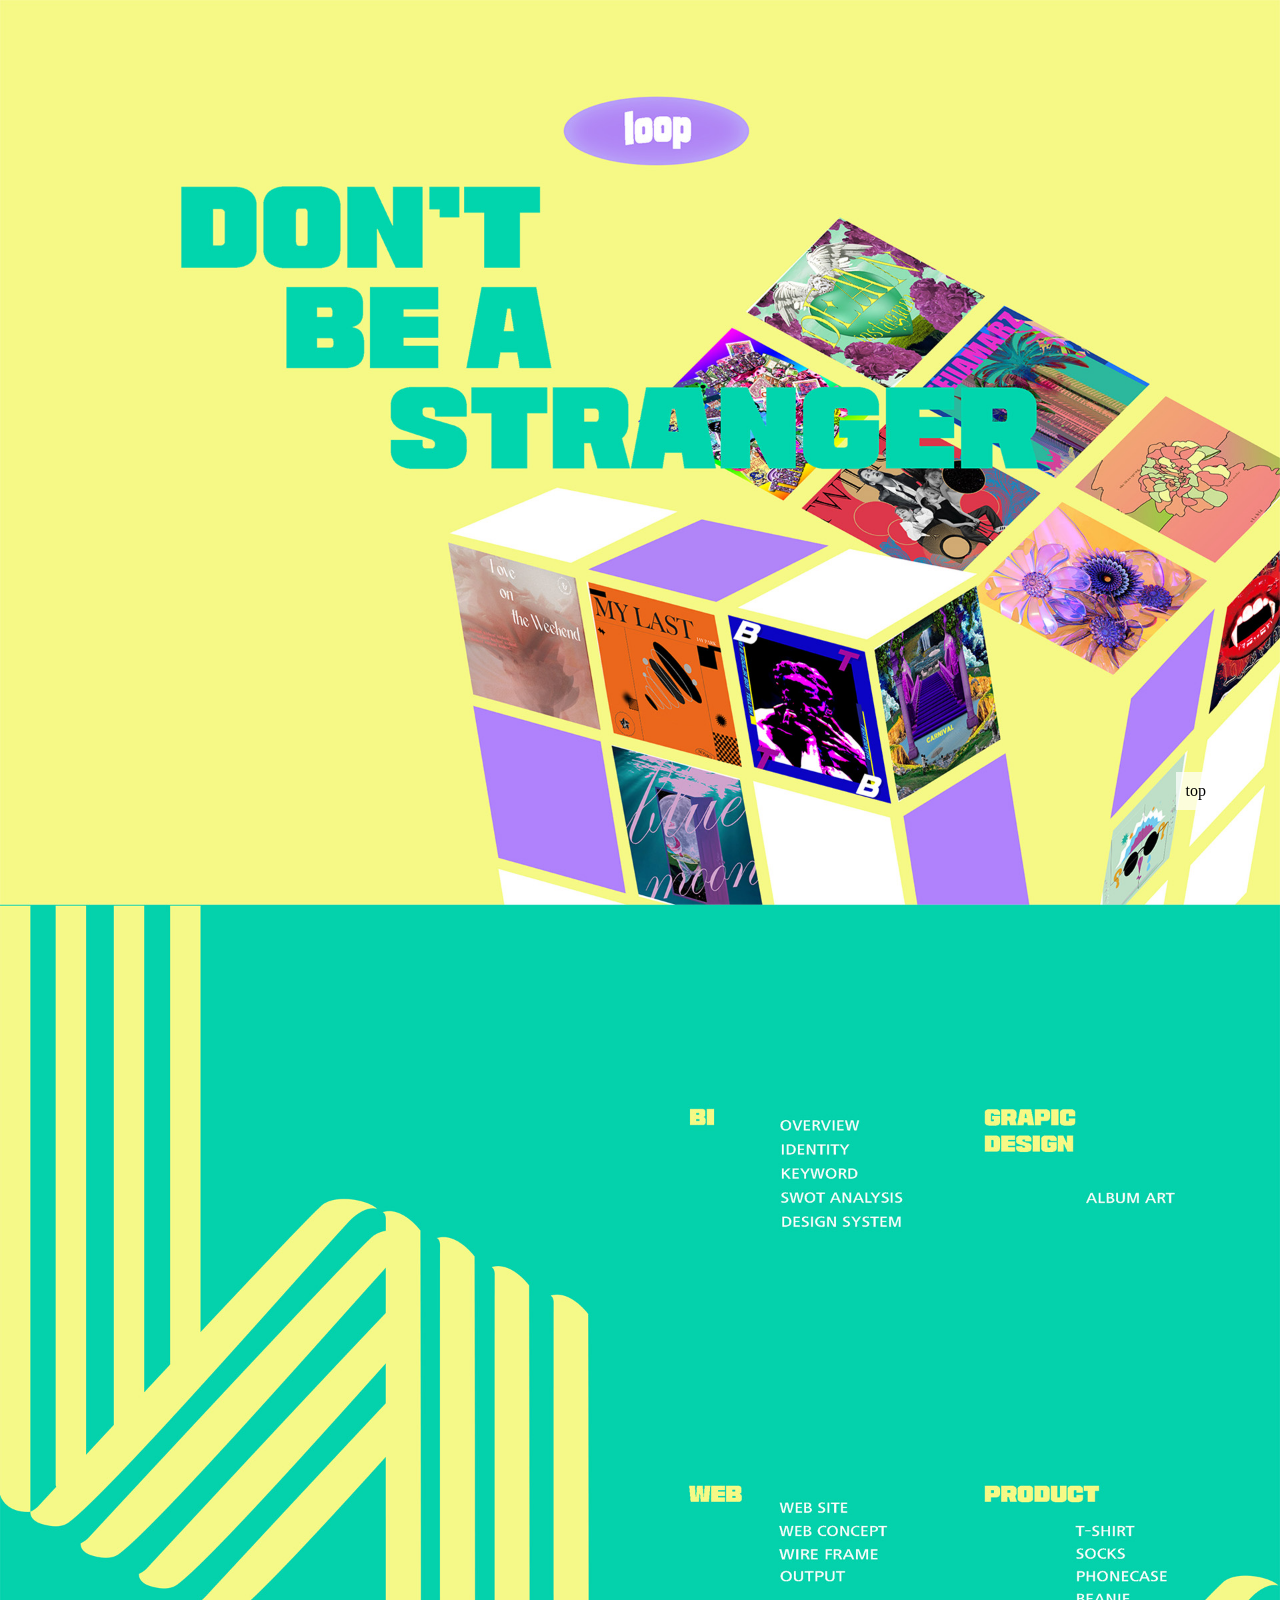
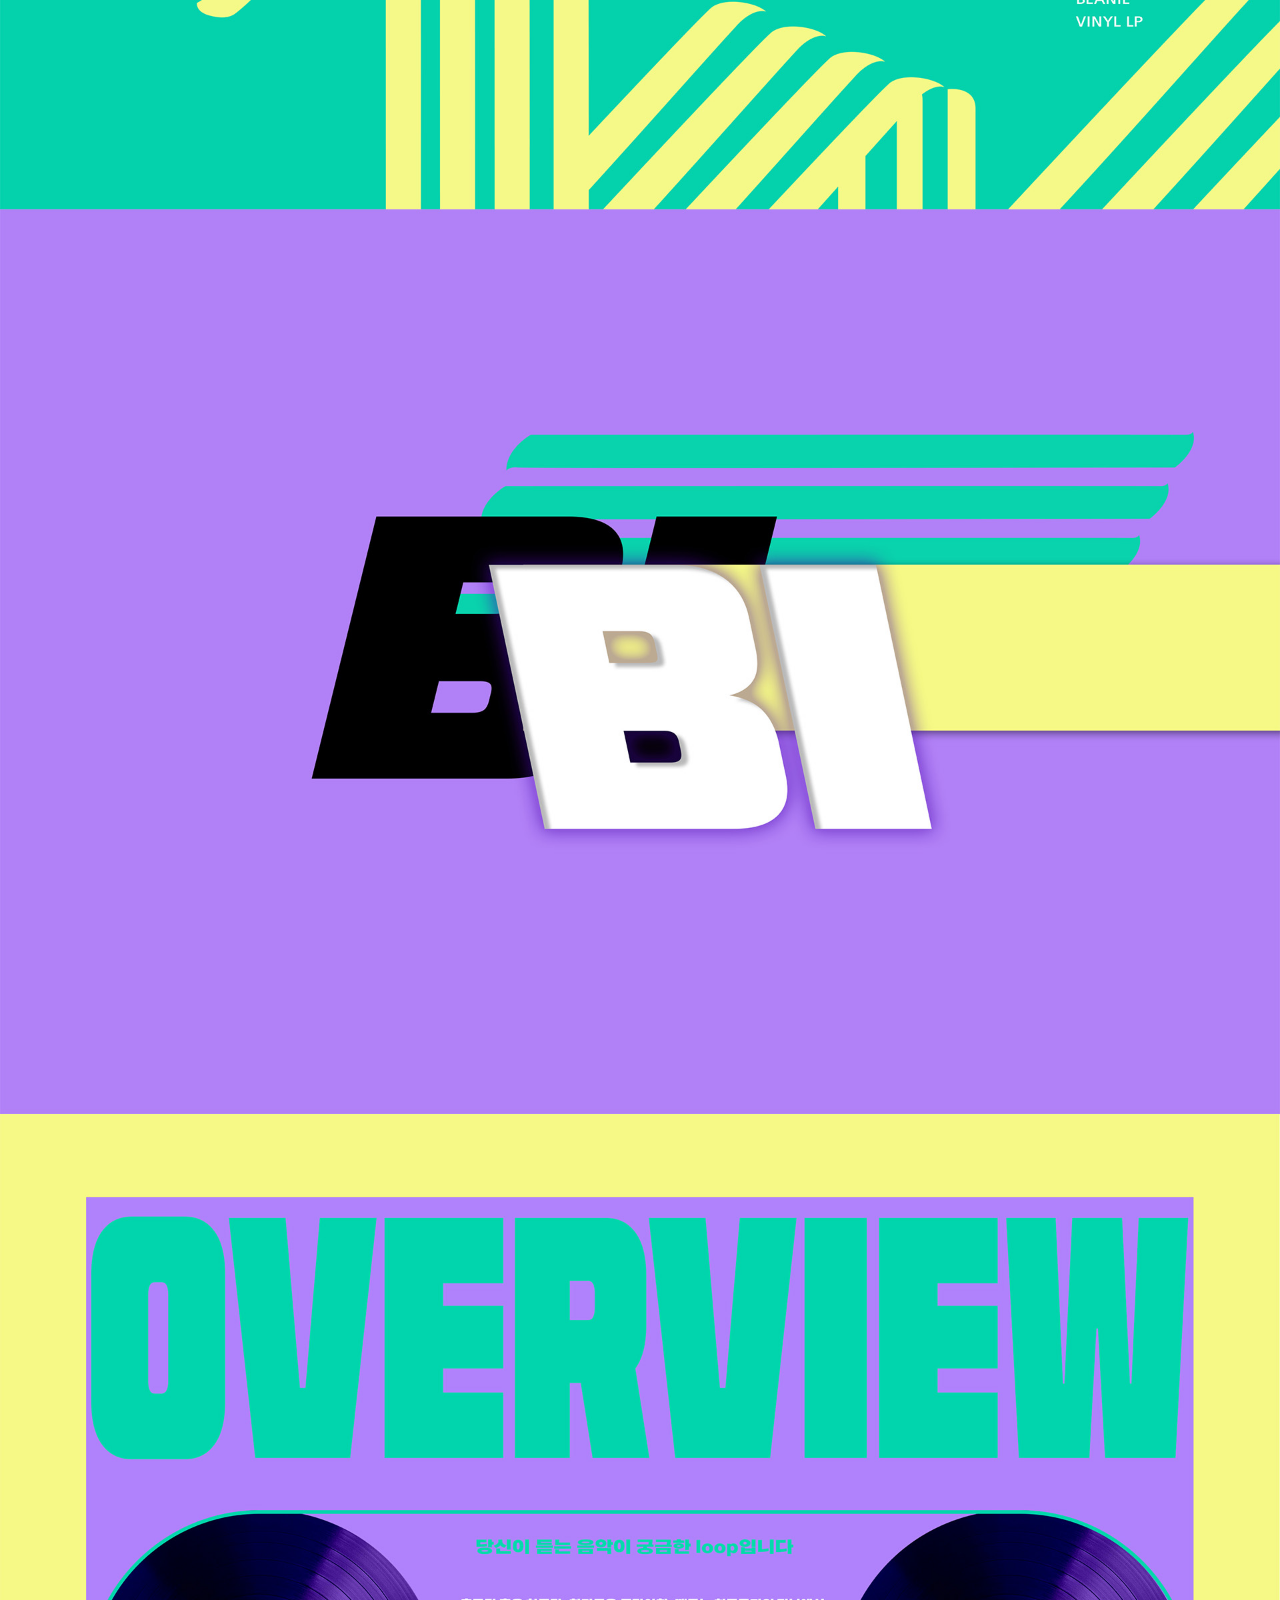
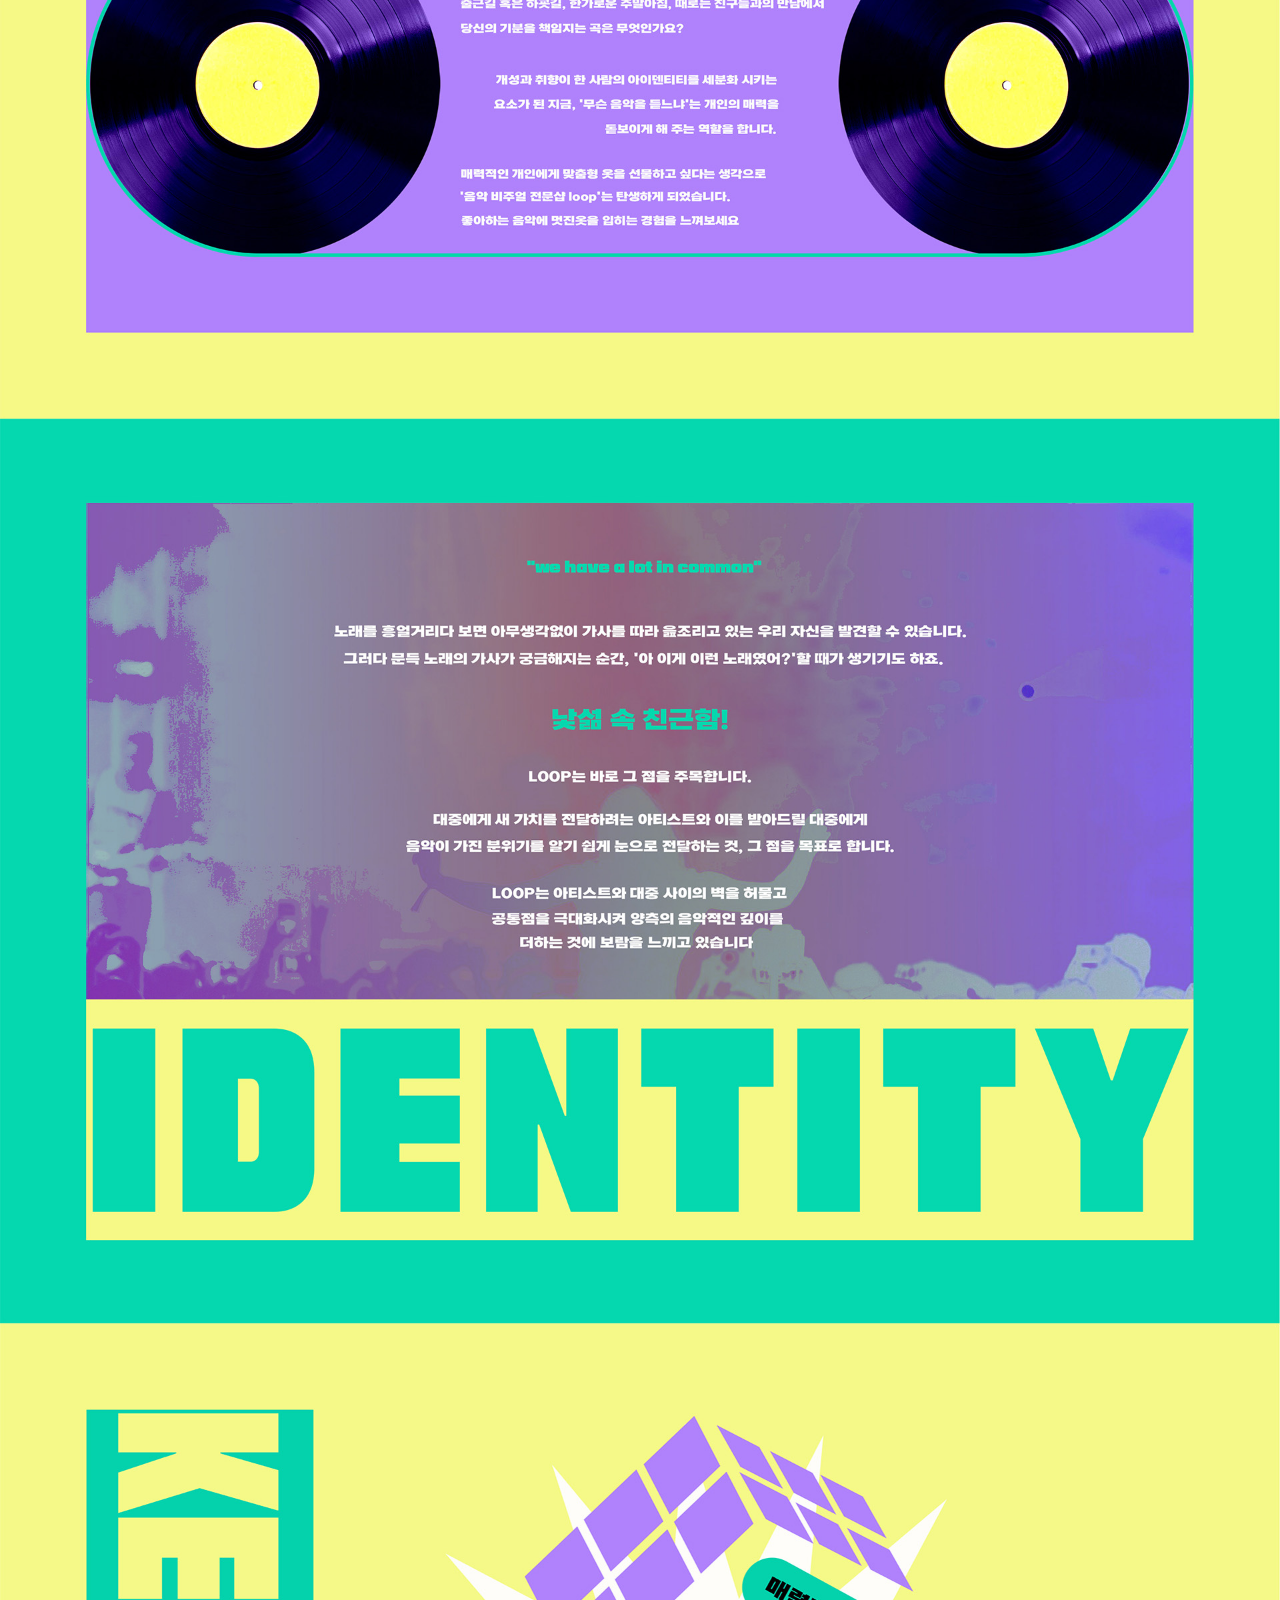
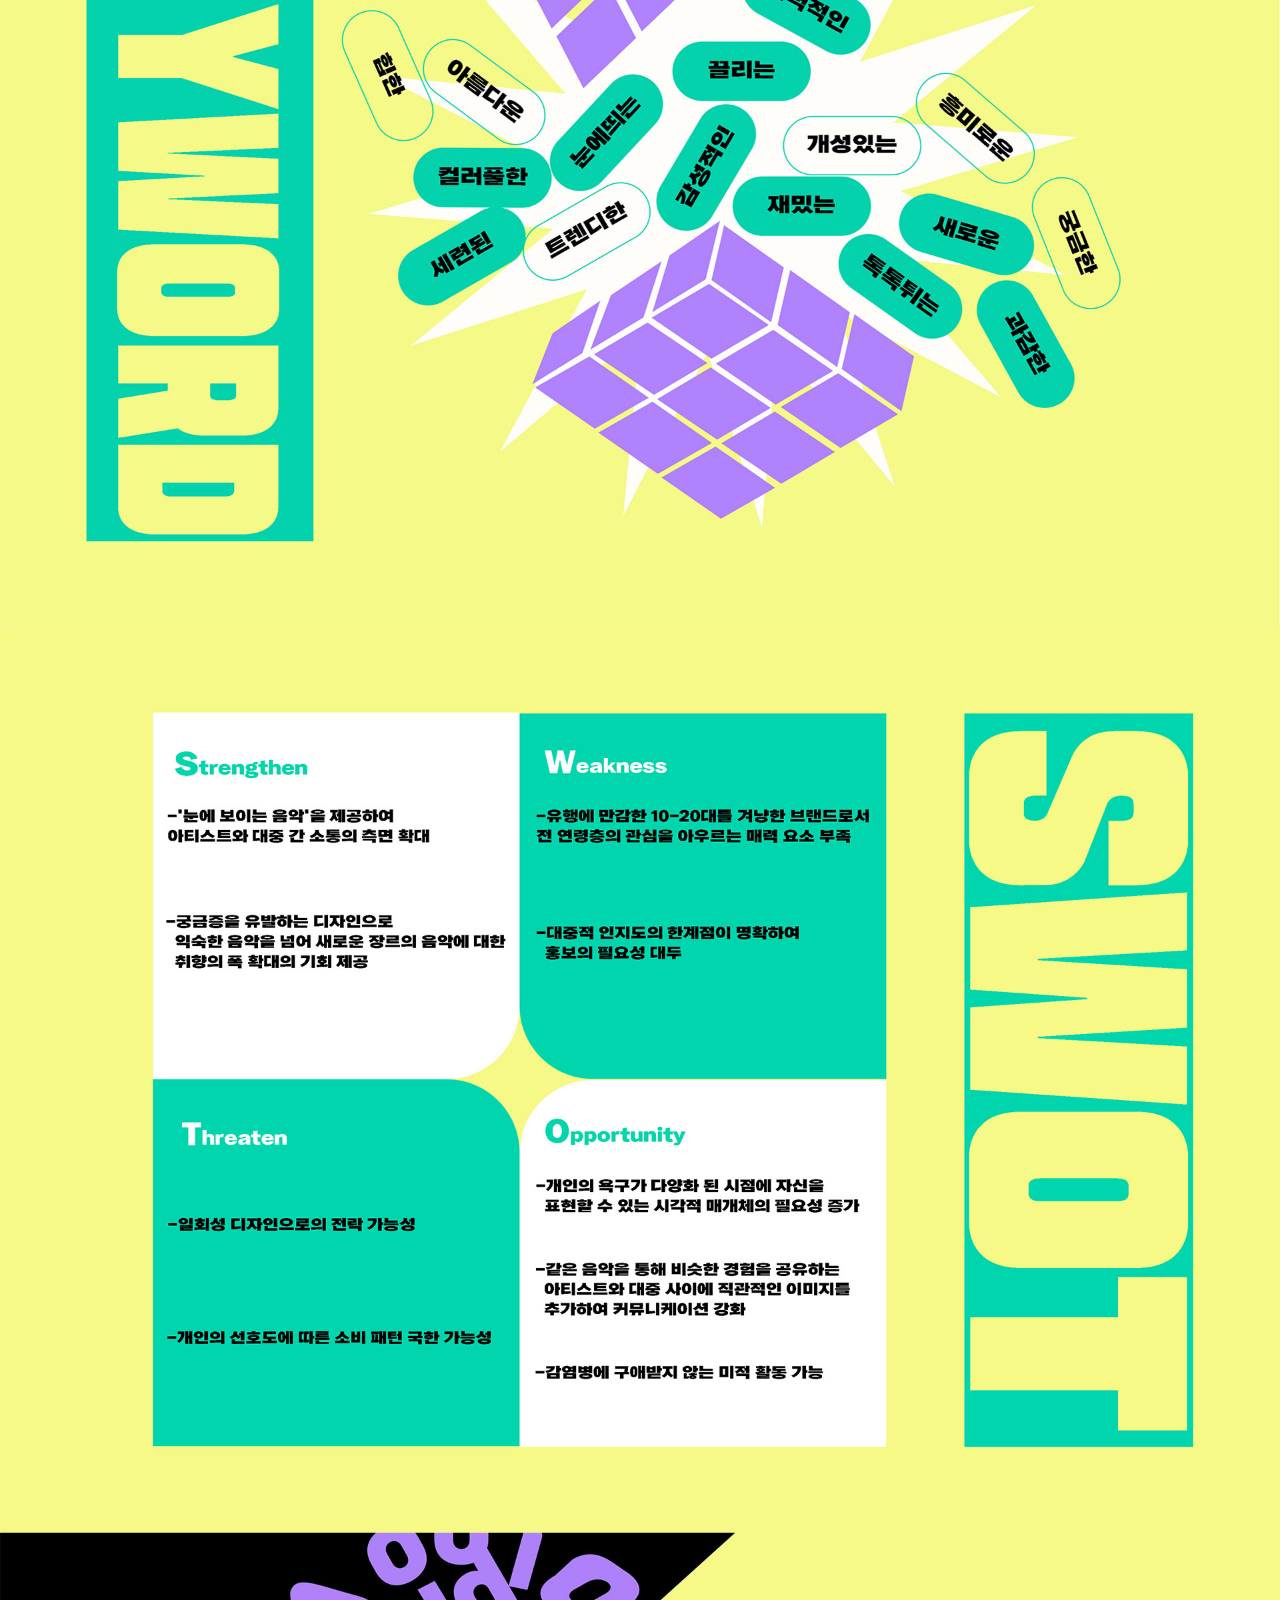
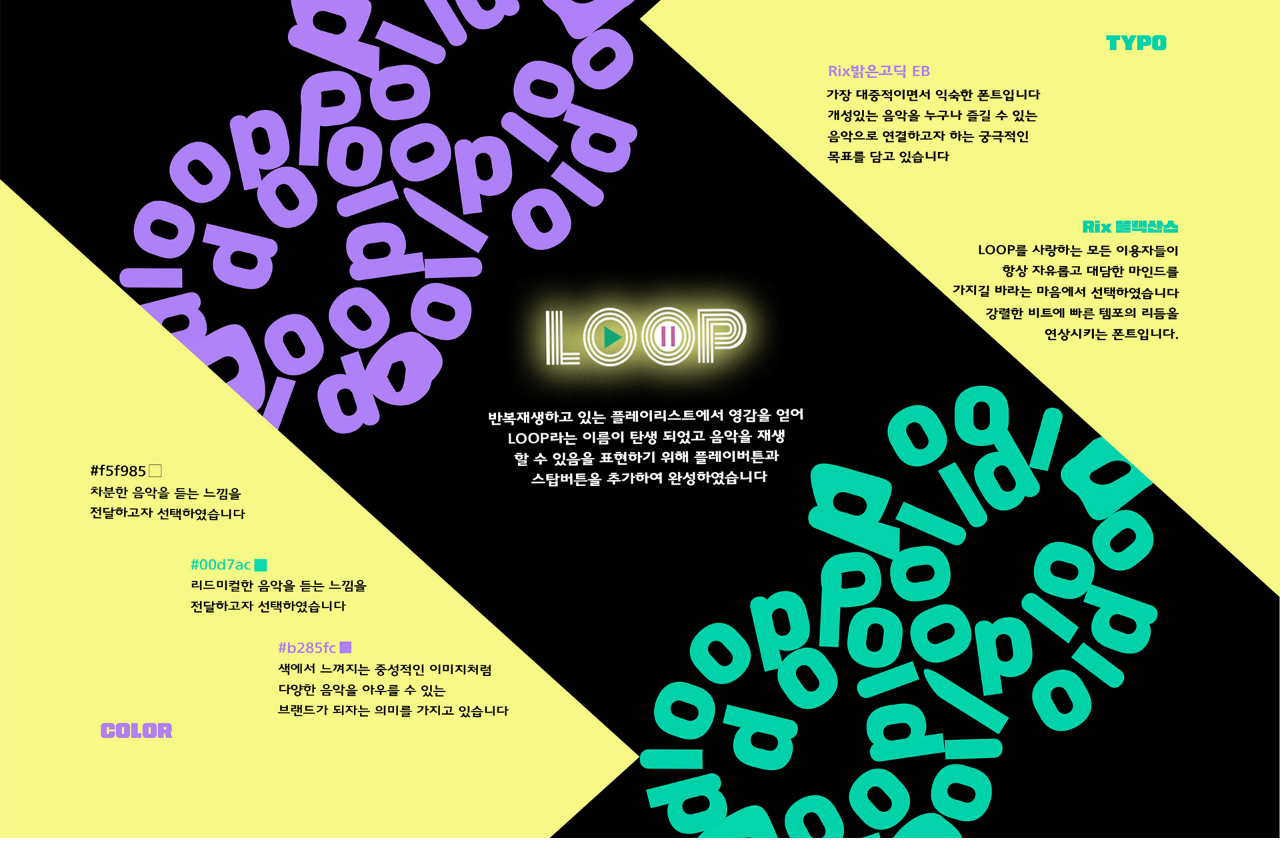
<file: bi.html>
<!DOCTYPE html>
<html lang="en">
<head>
    <meta charset="UTF-8">
    <meta http-equiv="X-UA-Compatible" content="IE=edge">
    <meta name="viewport" content="width=device-width, initial-scale=1, shrink-to-fit=no">
    <title>bi</title>

    <style>
     *{margin: 0; padding: 0;}
     body{text-align: center;}
     a{text-decoration: none; color: inherit;
        padding: 15px;
        display: block;}
     #img img{max-width: 100%;}
     a{position: fixed;
            right: 5%;
            bottom:10%;
            z-index: 1;
            padding: 10px;
            background-color: rgba(255,255,255,0.7);
             color: black;}
    </style>
</head>
<body>
    <div id="img">

        <img src="images/personal_website_bi.jpg" alt="">
    </div>
    <a href="#"> top</a>
</body>
</html>
</file>
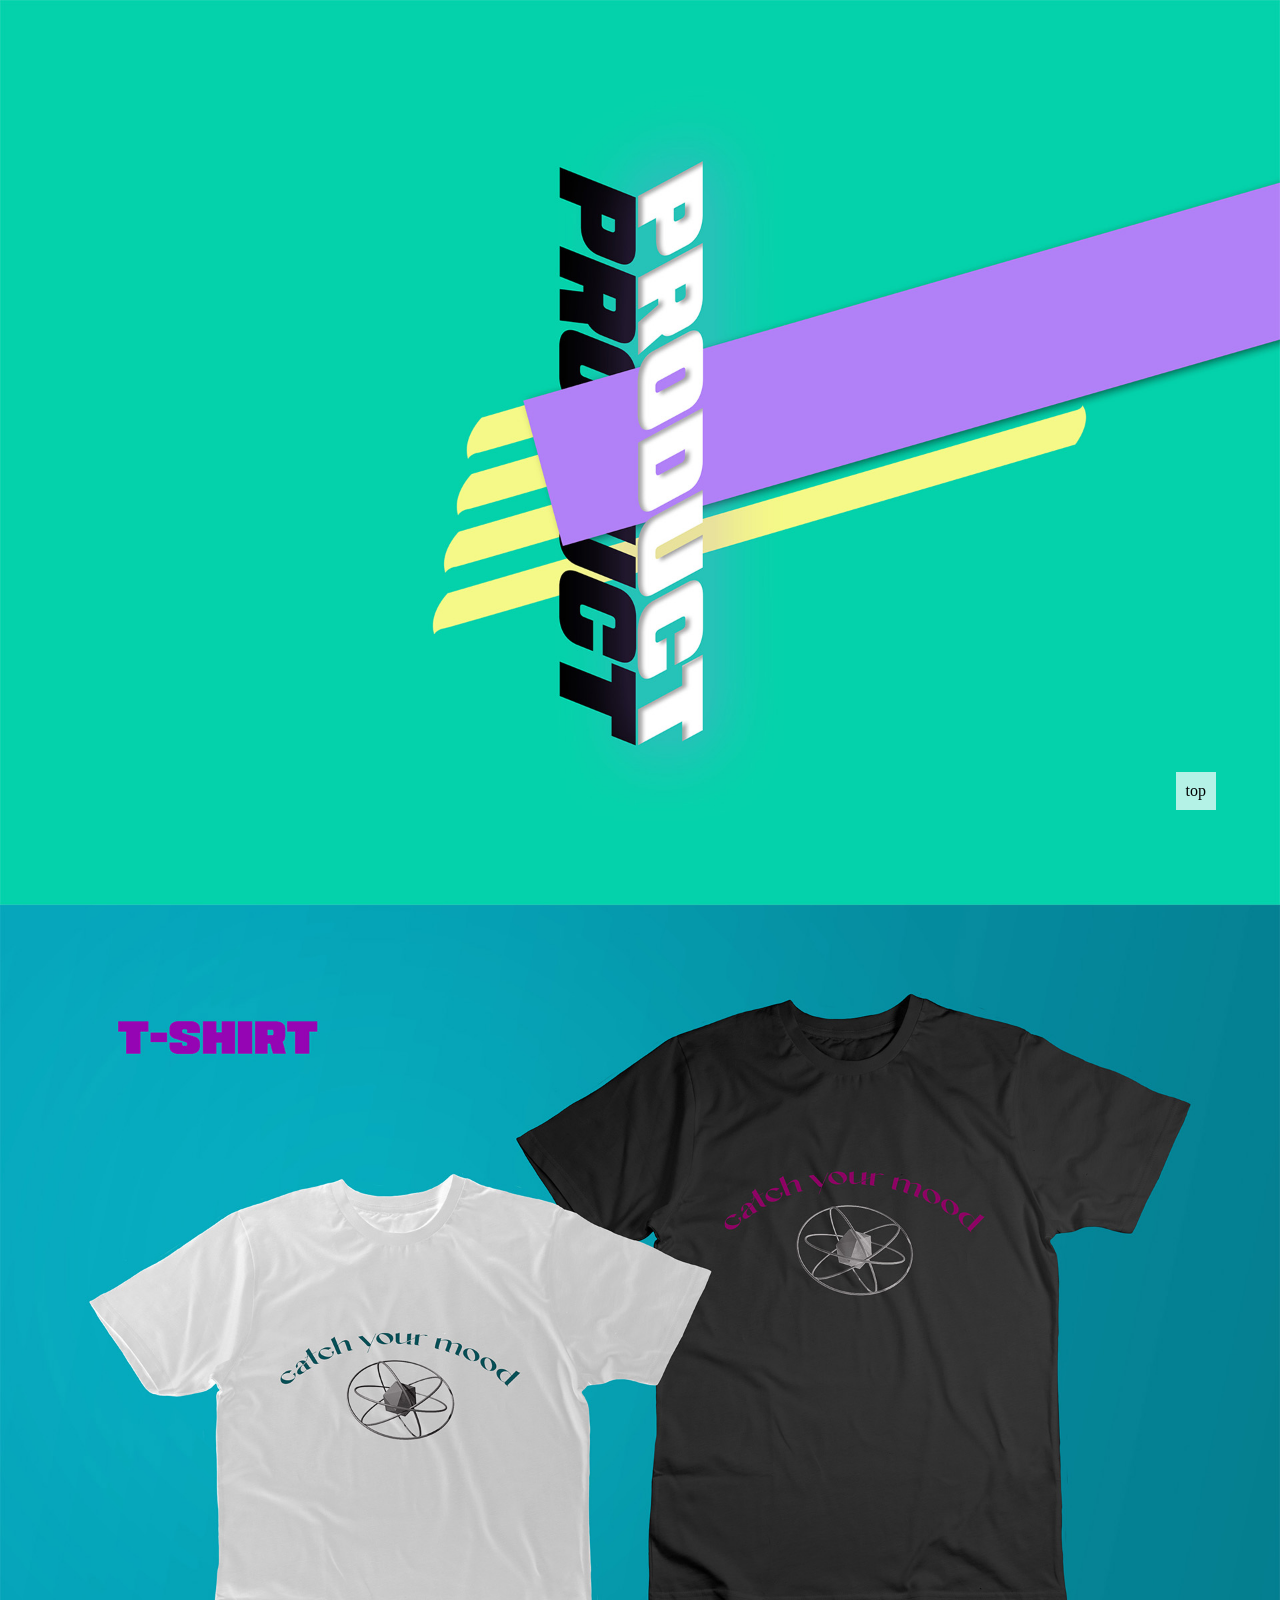
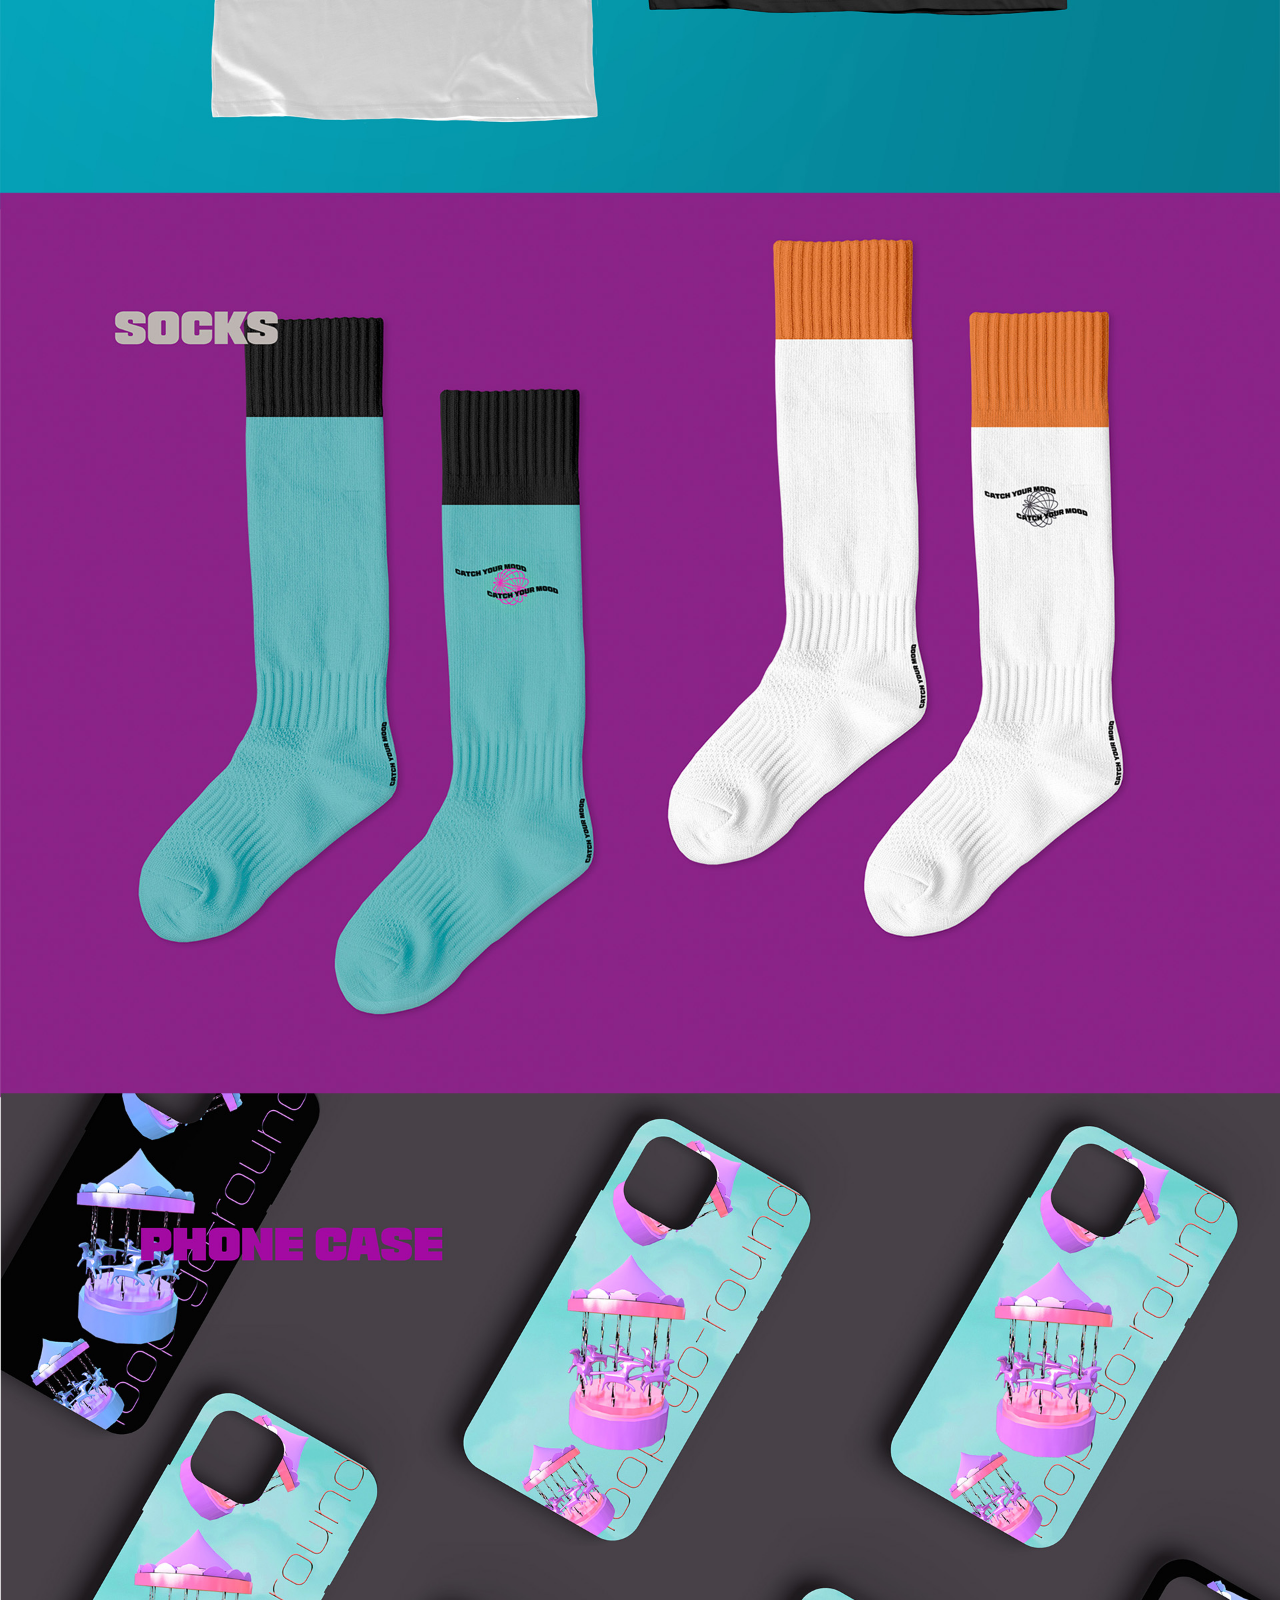
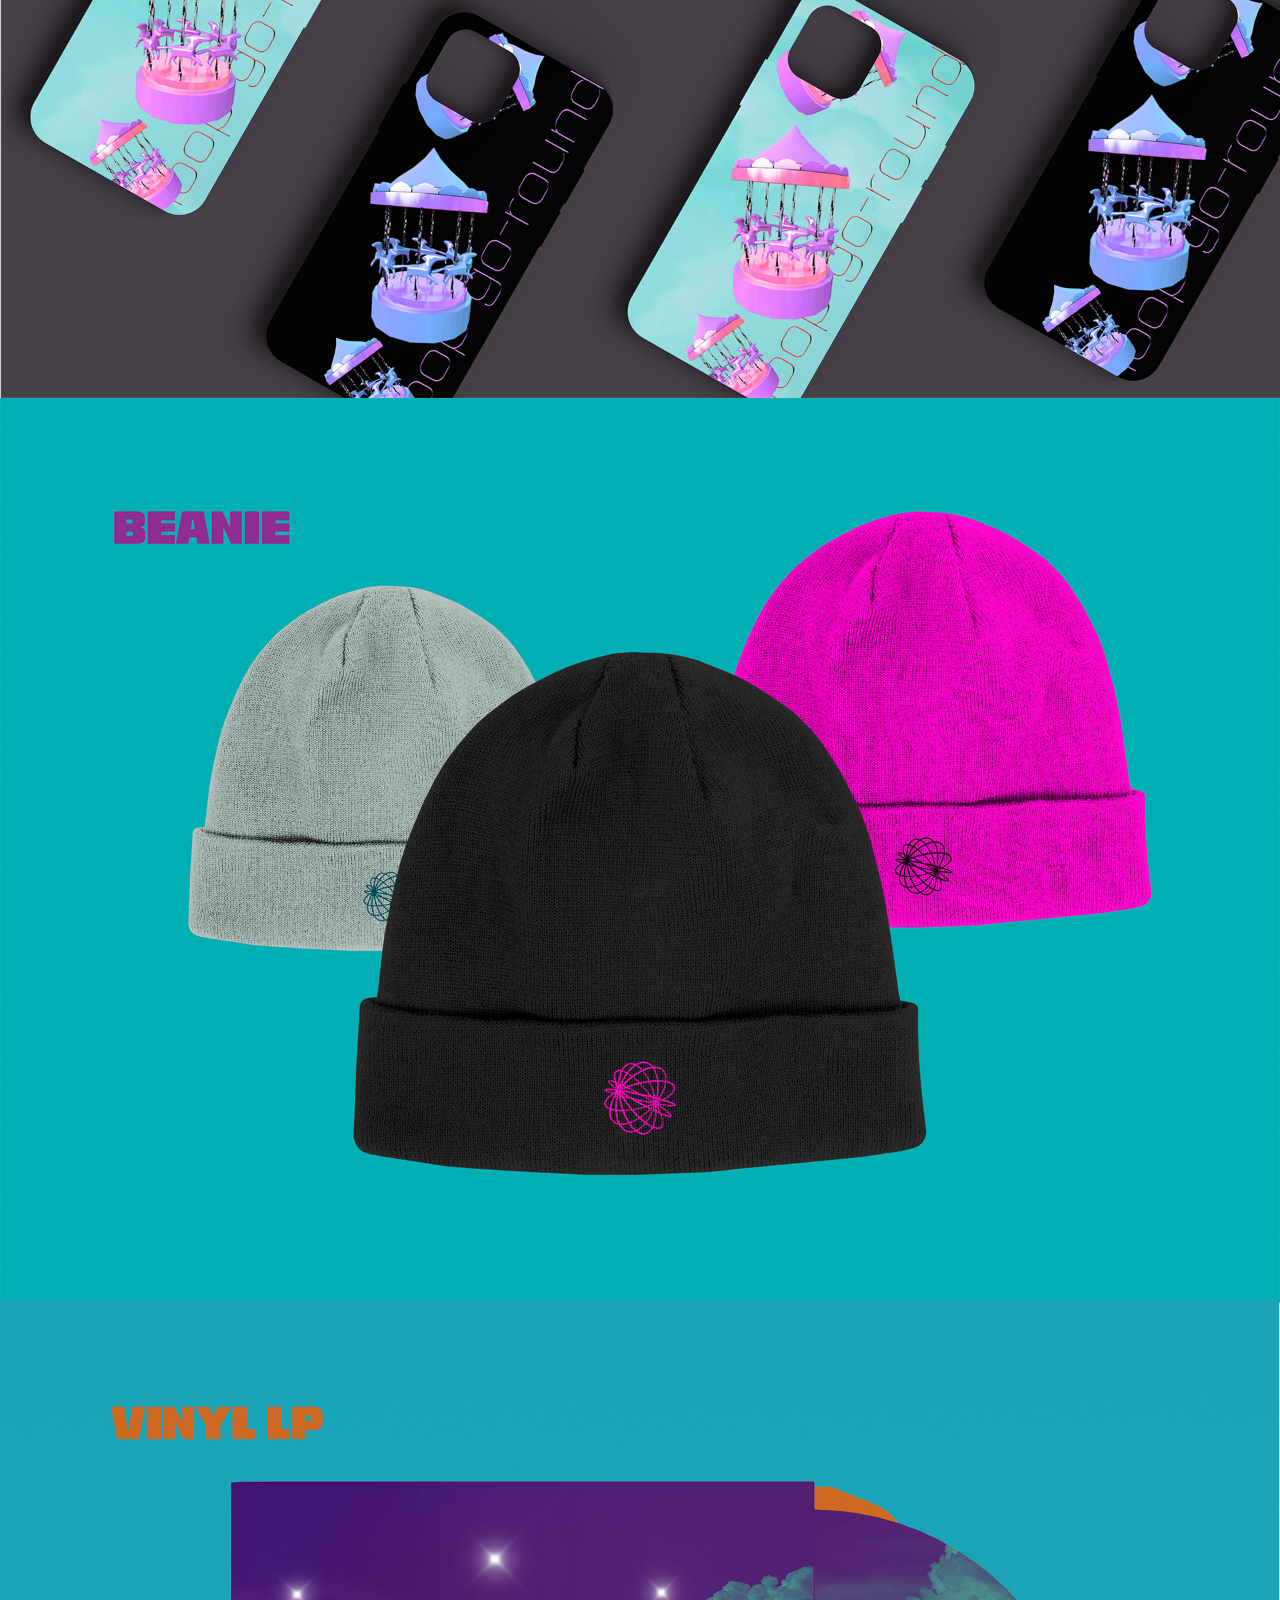
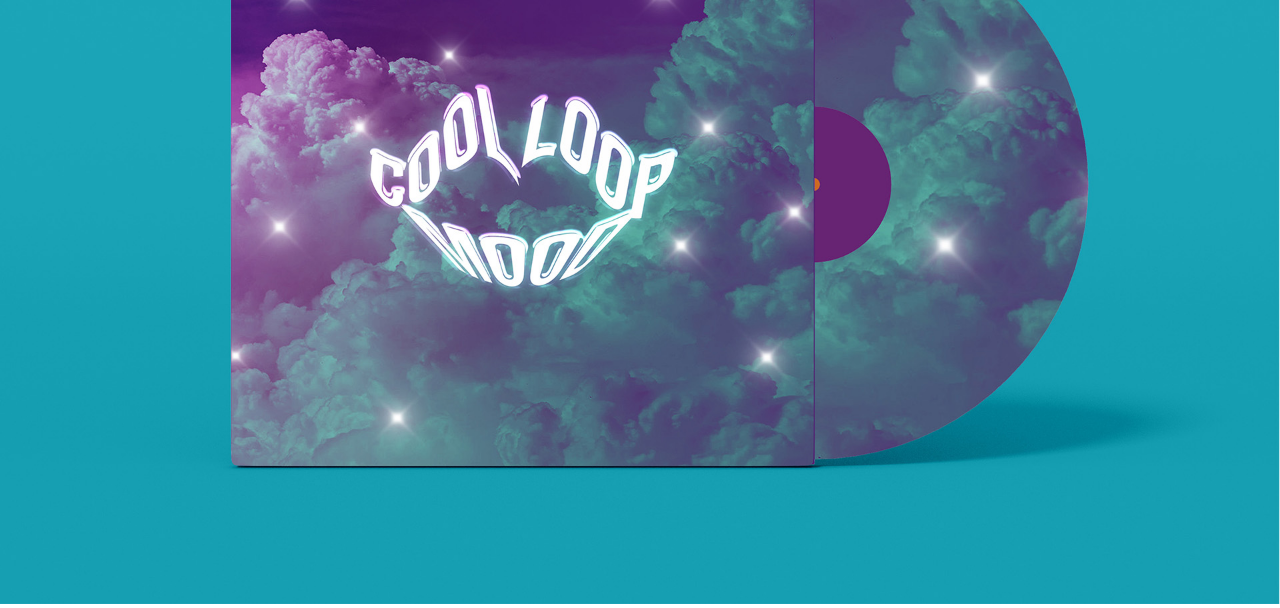
<file: product.html>
<!DOCTYPE html>
<html lang="ko">
<head>
    <meta charset="UTF-8">
    <meta http-equiv="X-UA-Compatible" content="IE=edge">
    <meta name="viewport" content="width=device-width, initial-scale=1, shrink-to-fit=no">
    <title>Product</title>
    <style>
        *{margin: 0 ; padding: 0;}
        body{text-align: center;}
        a{text-decoration: none; color: inherit;
        padding: 15px;
        display: block;}
        #img img{max-width: 100%;}
        a{position: fixed;
            right: 5%;
            bottom:10%;
            z-index: 1;
            padding: 10px;
            background-color: rgba(255,255,255,0.7);
             color: black;}
    </style>
</head>
<body>
    <div id="img">

        
        <img src="images/personal_website_product.jpg" alt="">
    </div>
    <p><a href="#"> top</a></p>
</body>
</html>
</file>
